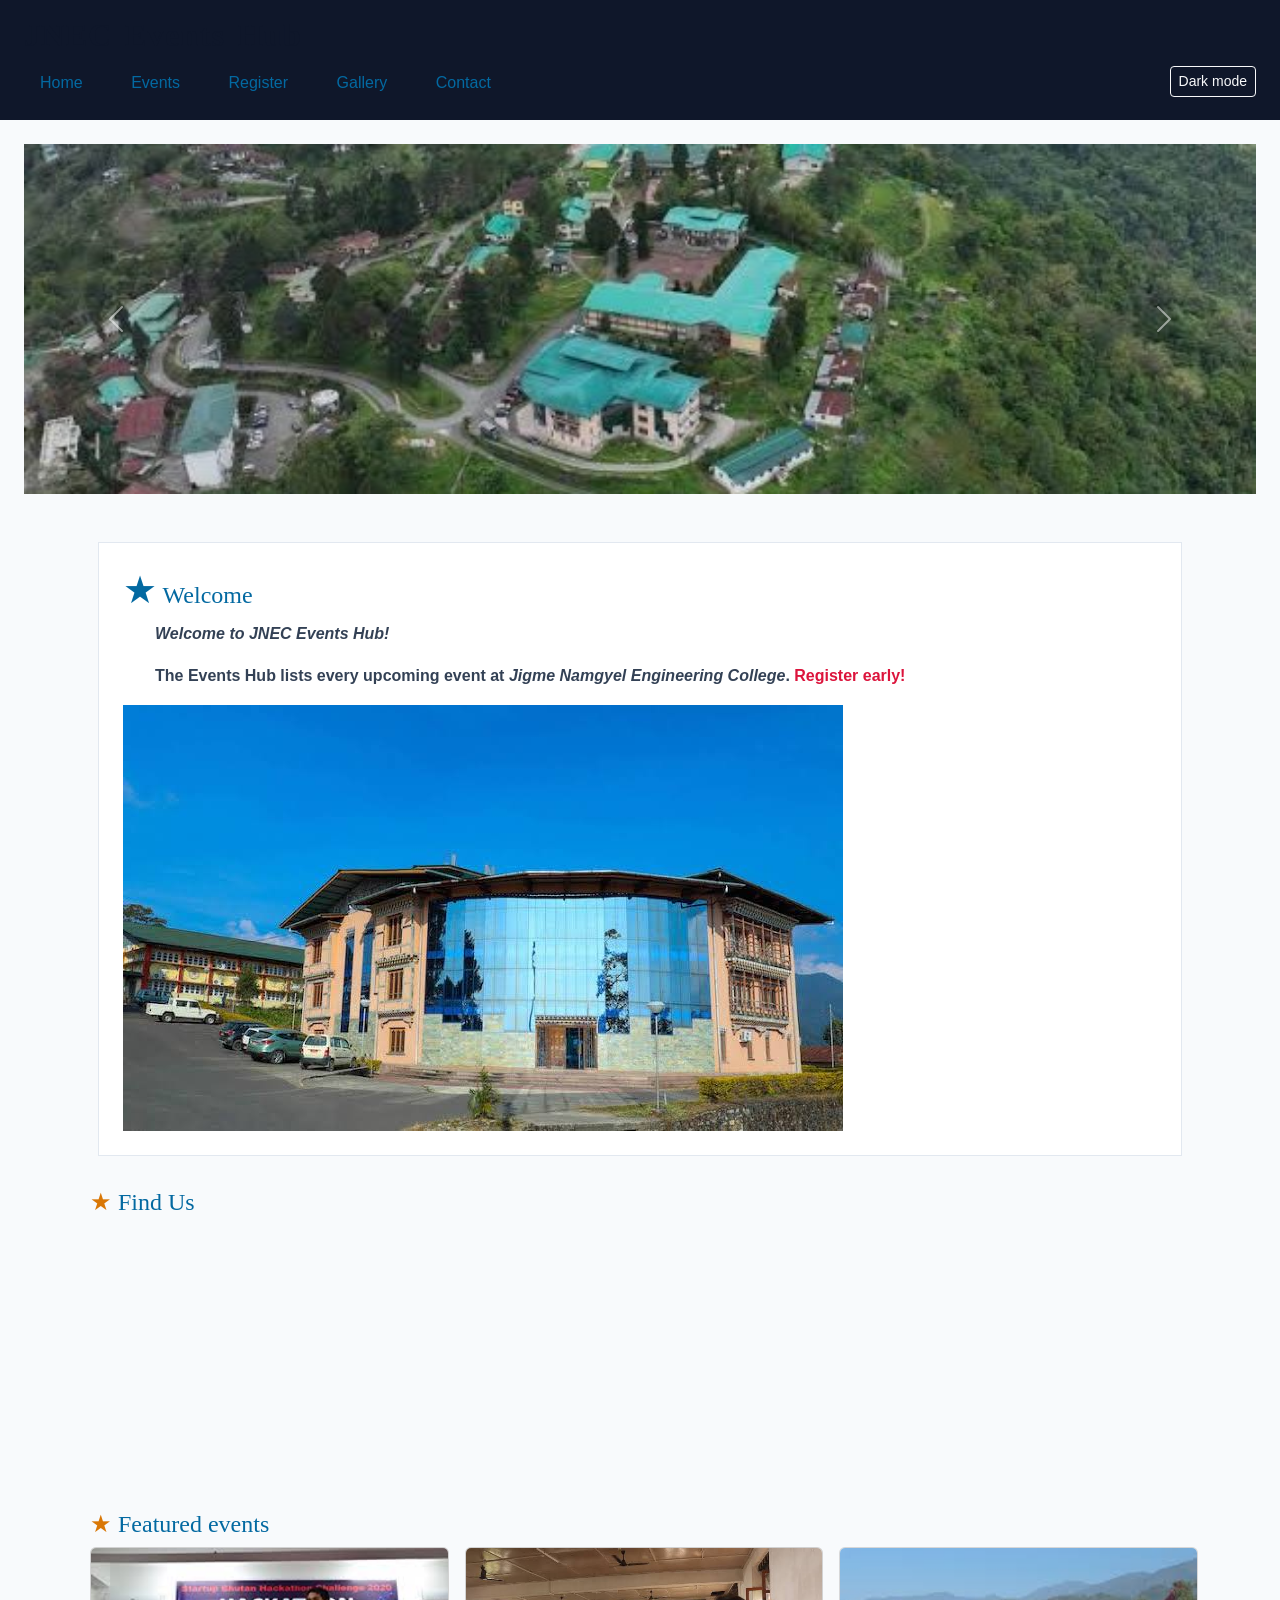
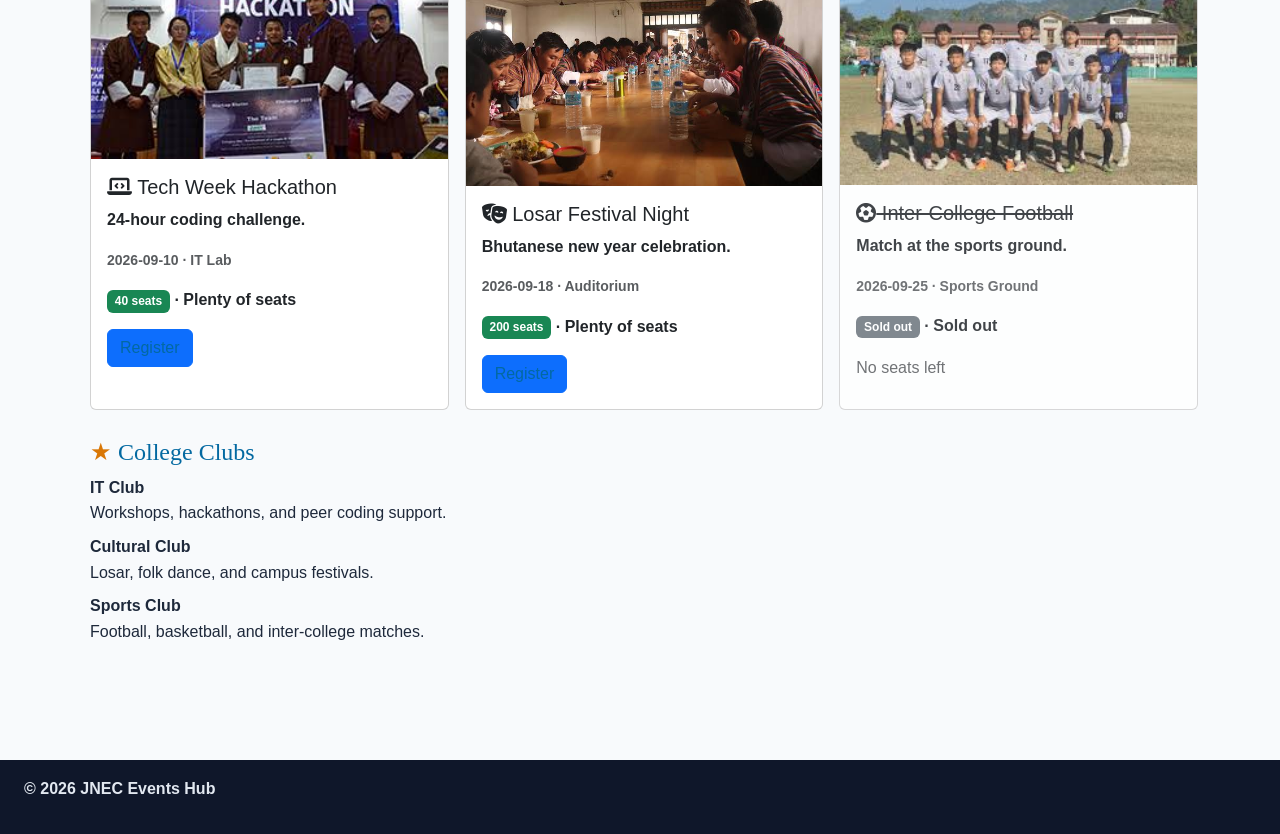
<file: index.html>
<!DOCTYPE html> 
 <html lang="en"> 
 <head> 
   <meta charset="UTF-8"> 
   <meta name="viewport" content="width=device-width, initial-scale=1.0"> 
   <title>JNEC Events Hub — Home</title> 
   <link 
href="https://cdn.jsdelivr.net/npm/bootstrap@5.3.3/dist/css/bootstrap.min.css" 
rel="stylesheet"> 
   <link rel="stylesheet" 
href="https://cdnjs.cloudflare.com/ajax/libs/font-awesome/6.5.2/css/all.min.css"> 
   <link rel="stylesheet" href="css/styles.css"> 
 </head> 
 <body> 
   <header id="top"> 
  <h1 class="hero-title">JNEC Events Hub</h1> 
  <button type="button" id="darkToggle" class="btn btn-sm btn-outline-light">Dark 
mode</button> 
  <nav> 
    <a href="index.html" title="Go to home page">Home</a> 
    <a href="events.html">Events</a> 
    <a href="register.html">Register</a> 
    <a href="gallery.html">Gallery</a> 
    <a href="contact.html">Contact</a> 
  </nav> 
   </header> 
 
   <main> 
  <div id="eventCarousel" class="carousel slide" data-bs-ride="carousel"> 
    <div class="carousel-inner"> 
      <div class="carousel-item active"> 
        <img src="media/banner1.jpg" class="d-block w-100" alt="Campus event banner 
1"> 
      </div> 
      <div class="carousel-item"> 
        <img src="media/banner2.jpg" class="d-block w-100" alt="Campus event banner 
2"> 
      </div> 
    </div> 
    <button class="carousel-control-prev" type="button" 
               data-bs-target="#eventCarousel" data-bs-slide="prev"> 
      <span class="carousel-control-prev-icon" aria-hidden="true"></span> 
      <span class="visually-hidden">Previous</span> 
    </button> 
    <button class="carousel-control-next" type="button" 
               data-bs-target="#eventCarousel" data-bs-slide="next"> 
      <span class="carousel-control-next-icon" aria-hidden="true"></span> 
      <span class="visually-hidden">Next</span> 
    </button> 
  </div> 
 
  <div class="container py-4"> 
    <section id="welcome" class="intro"> 
      <h2>Welcome</h2> 
      <p id="welcomeMsg">Welcome.</p> 
      <p>The <strong>Events Hub</strong> lists every upcoming event at 
         <em>Jigme Namgyel Engineering College</em>. 
         <span class="highlight" title="Registrations close 3 days before each 
event">Register early!</span></p> 
      <img src="media/campus.jpg" alt="JNEC campus" class="img-fluid" title="Our 
campus in Dewathang"> 
    </section> 
 
    <section id="location"> 
      <h2>Find Us</h2> 
      <iframe 
src="https://www.openstreetmap.org/export/embed.html?bbox=91.44,26.85,91.48,26.88" 
              width="400" height="250" title="Campus map"></iframe> 
    </section> 
 
    <section id="featured"> 
      <h2>Featured events</h2> 
      <div class="row g-3" id="home-events"></div> 
    </section> 
 
    <section id="clubs"> 
      <h2>College Clubs</h2> 
      <dl> 
        <dt>IT Club</dt> 
        <dd>Workshops, hackathons, and peer coding support.</dd> 
        <dt>Cultural Club</dt> 
        <dd>Losar, folk dance, and campus festivals.</dd> 
        <dt>Sports Club</dt> 
        <dd>Football, basketball, and inter-college matches.</dd> 
      </dl> 
    </section> 
  </div> 
   </main> 
 
   <footer> 
  <p>&copy; <span id="year"></span> JNEC Events Hub</p> 
   </footer> 
   <script 
src="https://cdn.jsdelivr.net/npm/bootstrap@5.3.3/dist/js/bootstrap.bundle.min.js">
</script> 
   <script src="js/main.js"></script> 
 </body> 
 </html>
</file>
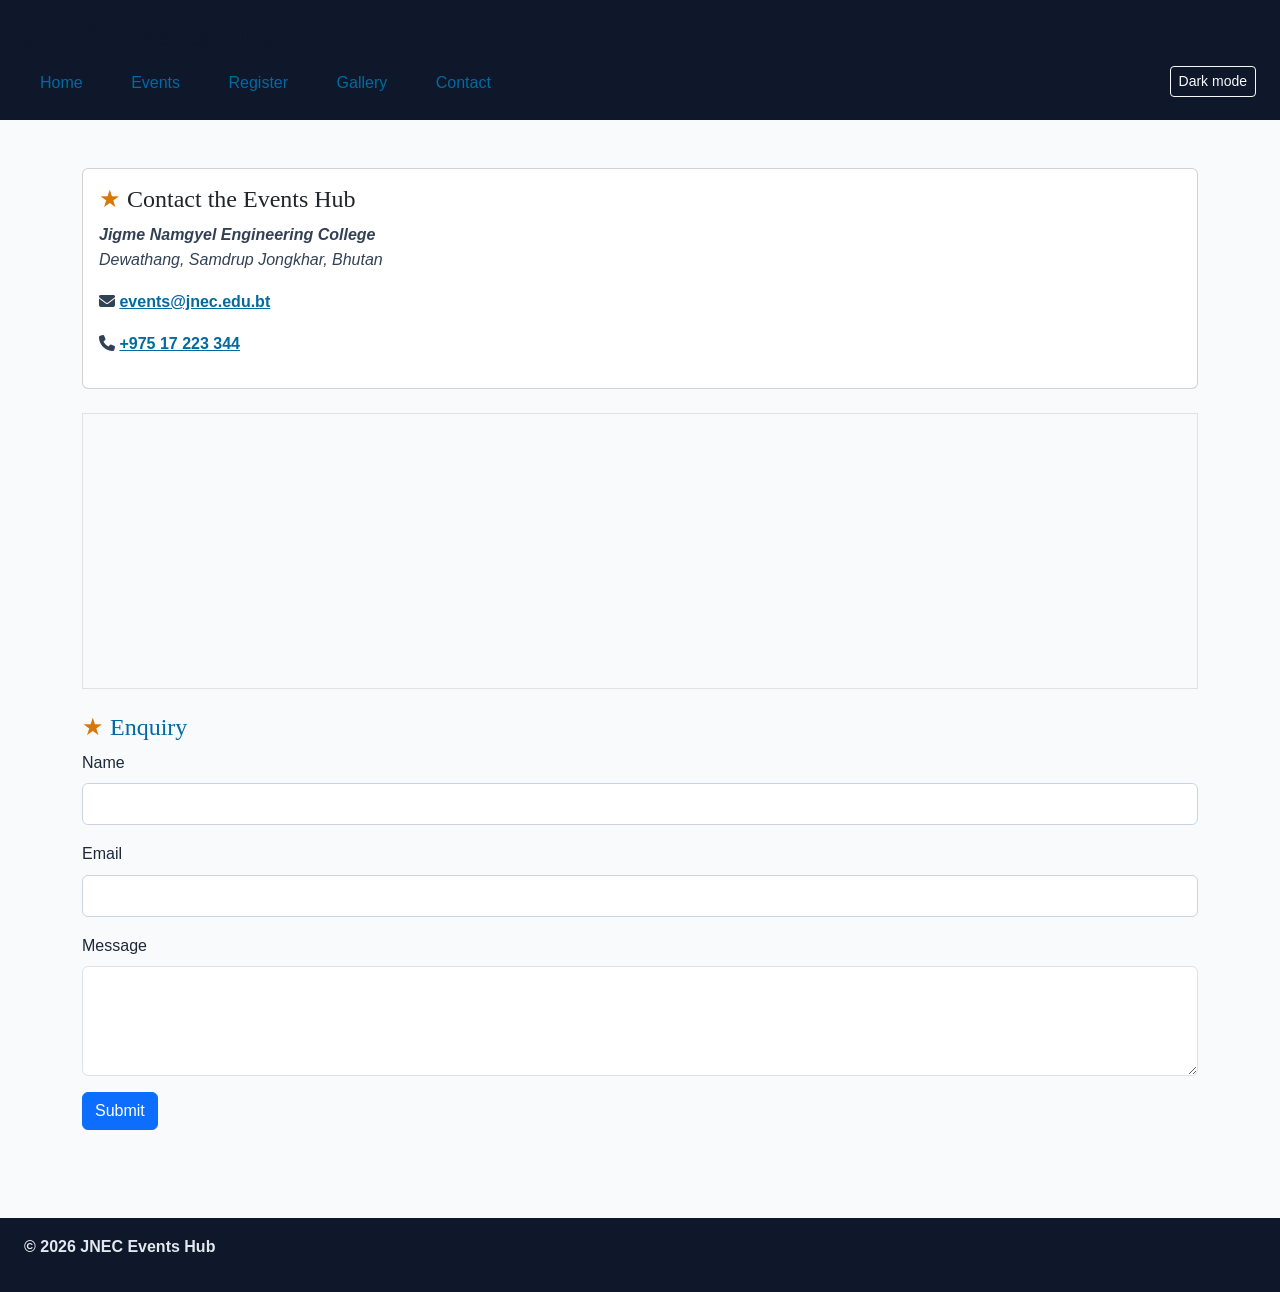
<file: contact.html>
<!DOCTYPE html> 
 <html lang="en"> 
 <head> 
   <meta charset="UTF-8"> 
   <meta name="viewport" content="width=device-width, initial-scale=1.0"> 
   <title>JNEC Events Hub — Contact</title> 
   <link 
href="https://cdn.jsdelivr.net/npm/bootstrap@5.3.3/dist/css/bootstrap.min.css" 
rel="stylesheet"> 
   <link rel="stylesheet" 
href="https://cdnjs.cloudflare.com/ajax/libs/font-awesome/6.5.2/css/all.min.css"> 
   <link rel="stylesheet" href="css/styles.css"> 
 </head> 
 <body> 
   <header id="top"> 
  <h1>JNEC Events Hub</h1> 
  <button type="button" id="darkToggle" class="btn btn-sm btn-outline-light">Dark 
mode</button> 
  <nav> 
    <a href="index.html">Home</a> 
    <a href="events.html">Events</a> 
    <a href="register.html">Register</a> 
    <a href="gallery.html">Gallery</a> 
    <a href="contact.html">Contact</a> 
  </nav> 
   </header> 
   <main> 
  <div class="container py-4"> 
    <div class="card mb-4"> 
      <div class="card-body"> 
        <h2 class="card-title">Contact the Events Hub</h2> 
        <p>Jigme Namgyel Engineering College<br> 
           Dewathang, Samdrup Jongkhar, Bhutan</p> 
        <p><i class="fa-solid fa-envelope"></i> 
           <a href="mailto:events@jnec.edu.bt">events@jnec.edu.bt</a></p> 
        <p><i class="fa-solid fa-phone"></i> 
           <a href="tel:+97517223344">+975 17 223 344</a></p> 
      </div> 
    </div> 
    <div class="border p-2 mb-4"> 
      <iframe 
src="https://www.openstreetmap.org/export/embed.html?bbox=91.44,26.85,91.48,26.88" 
              width="100%" height="250" title="Campus map"></iframe> 
    </div> 
 
    <h2>Enquiry</h2> 
    <form action="#" method="post" id="enquiryForm"> 
      <div class="mb-3"> 
        <label for="enq-name" class="form-label">Name</label> 
        <input type="text" class="form-control" id="enq-name" name="name"> 
      </div> 
      <div class="mb-3"> 
        <label for="enq-email" class="form-label">Email</label> 
        <input type="text" class="form-control" id="enq-email" name="email"> 
      </div> 
      <div class="mb-3"> 
        <label for="enq-message" class="form-label">Message</label> 
        <textarea class="form-control" id="enq-message" name="message" 
rows="4"></textarea> 
      </div> 
      <button type="submit" class="btn btn-primary">Submit</button> 
    </form> 
  </div> 
   </main> 
   <footer> 
  <p>&copy; <span id="year"></span> JNEC Events Hub</p> 
   </footer> 
   <script 
src="https://cdn.jsdelivr.net/npm/bootstrap@5.3.3/dist/js/bootstrap.bundle.min.js">
</script> 
   <script src="js/main.js"></script> 
 </body> 
 </html>
</file>
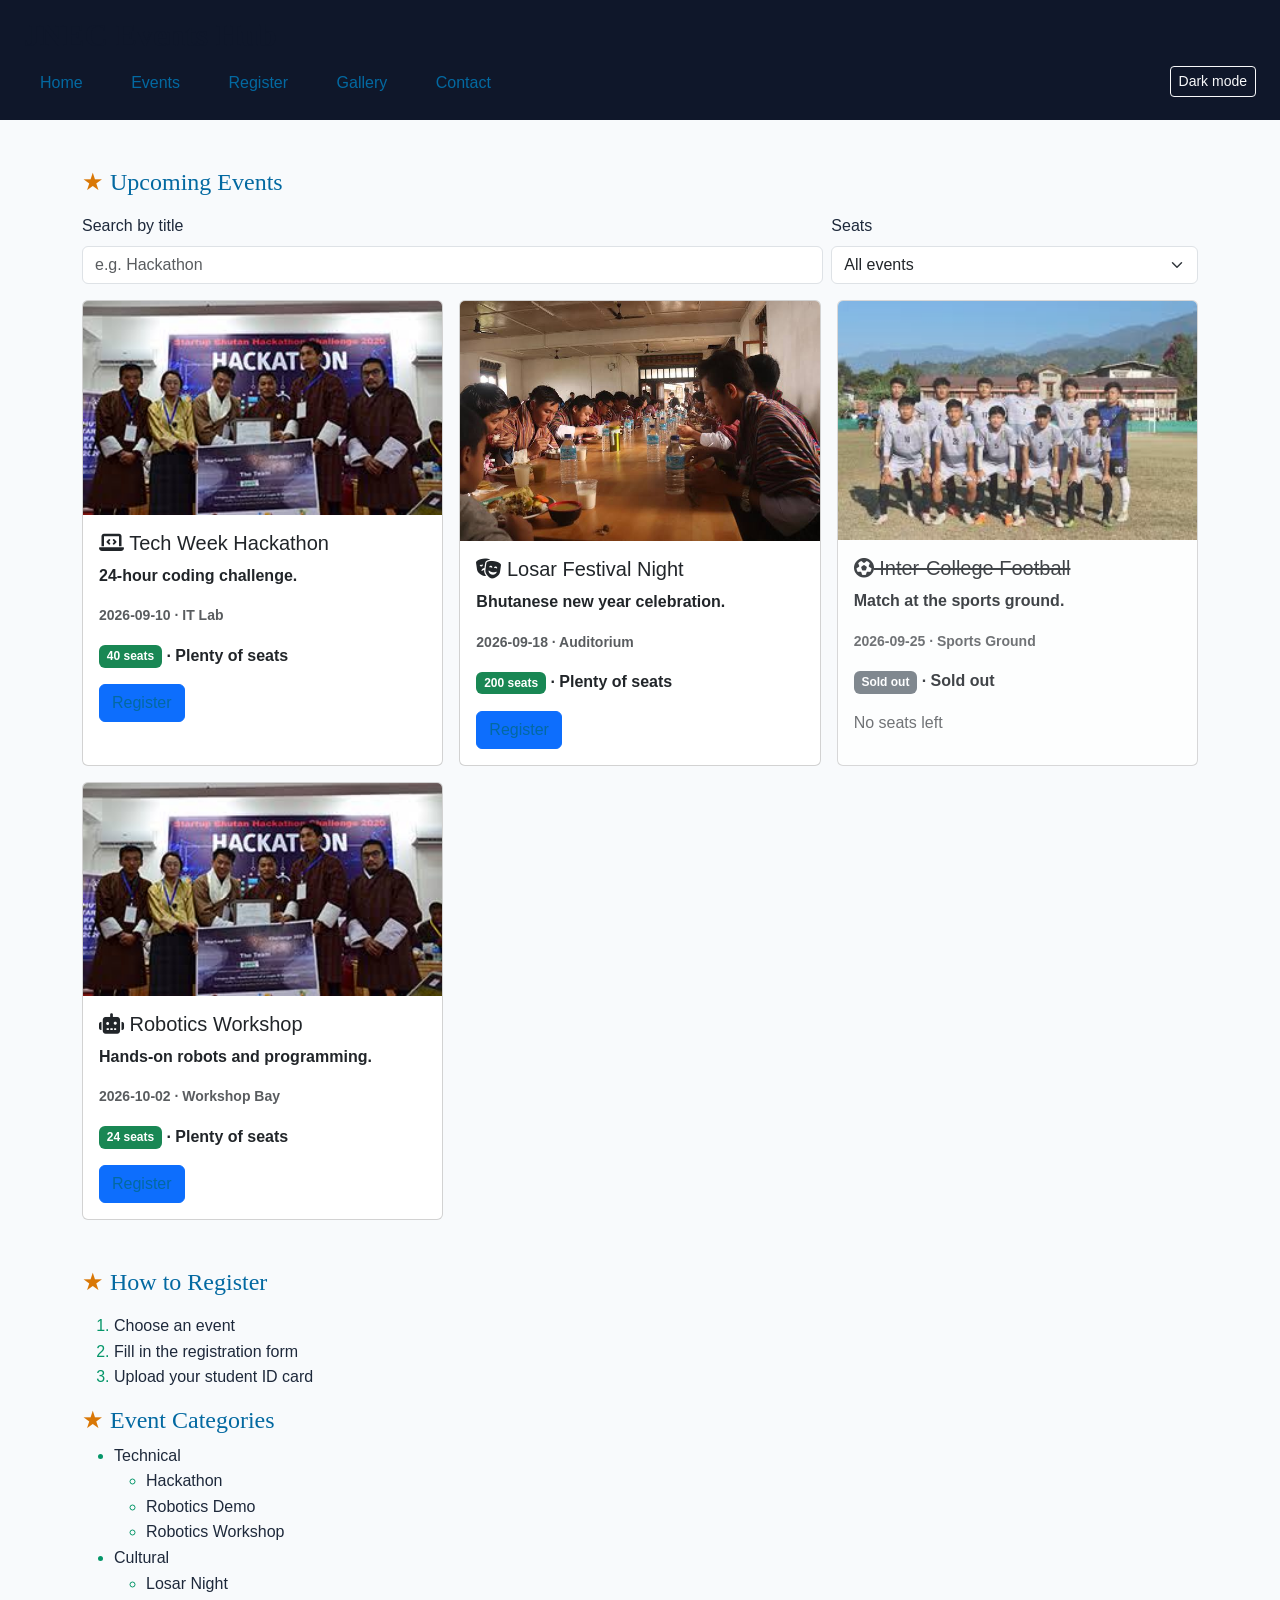
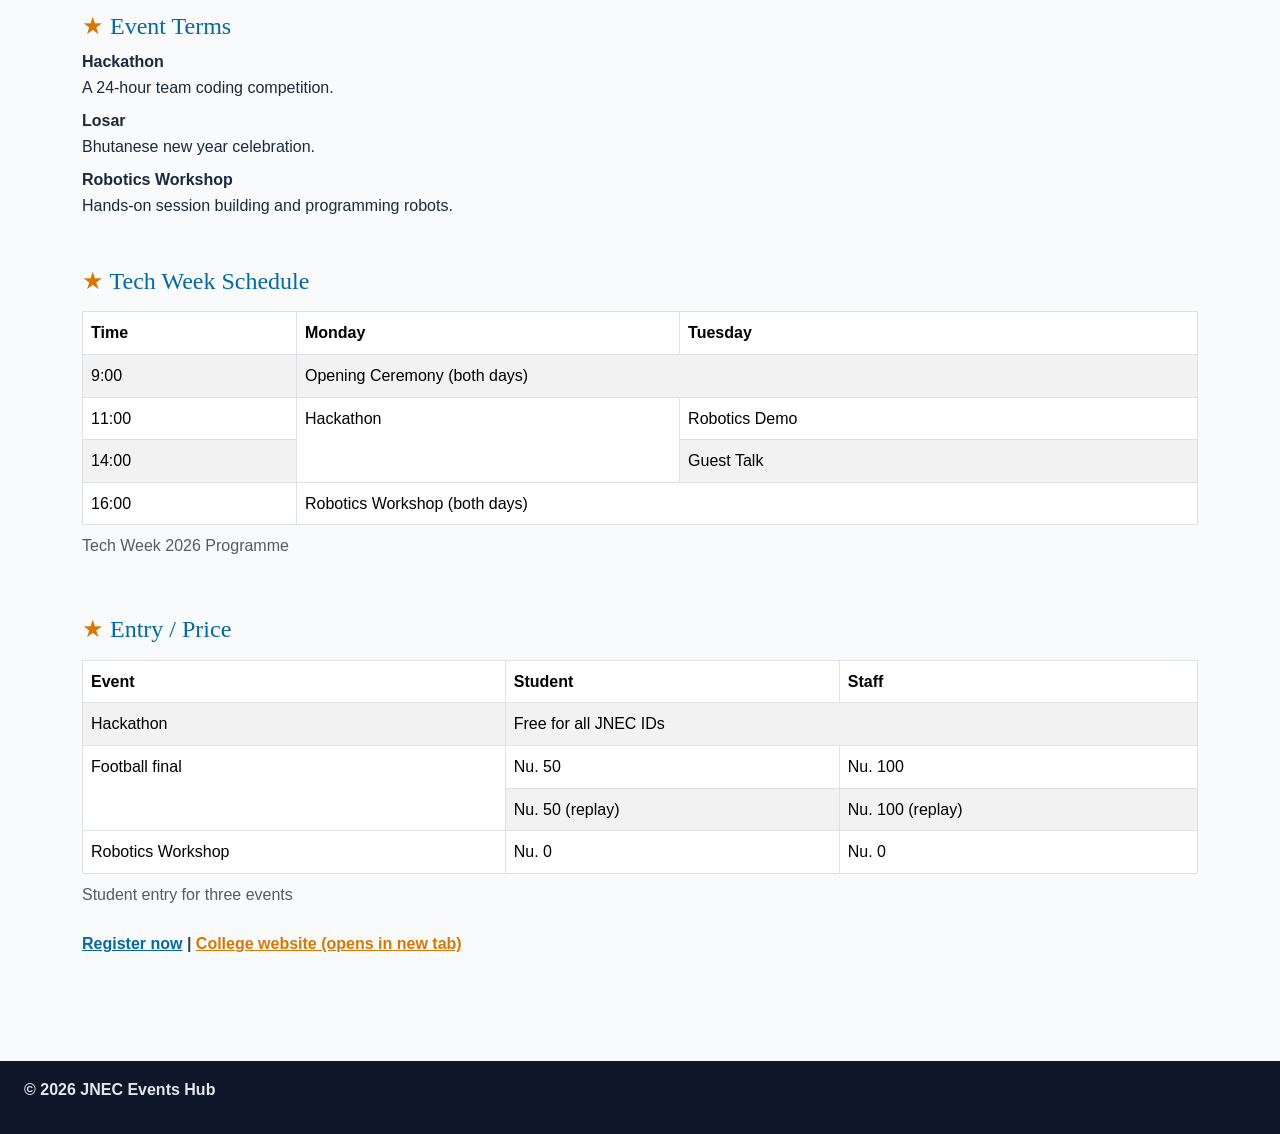
<file: events.html>
<!DOCTYPE html> 
 <html lang="en"> 
 <head> 
   <meta charset="UTF-8"> 
   <meta name="viewport" content="width=device-width, initial-scale=1.0"> 
   <title>JNEC Events Hub — Events</title> 
   <link 
href="https://cdn.jsdelivr.net/npm/bootstrap@5.3.3/dist/css/bootstrap.min.css" 
rel="stylesheet"> 
   <link rel="stylesheet" 
href="https://cdnjs.cloudflare.com/ajax/libs/font-awesome/6.5.2/css/all.min.css"> 
   <link rel="stylesheet" href="css/styles.css"> 
 </head> 
 <body> 
   <header id="top"> 
  <h1>JNEC Events Hub</h1> 
  <button type="button" id="darkToggle" class="btn btn-sm btn-outline-light">Dark 
mode</button> 
  <nav> 
    <a href="index.html">Home</a> 
    <a href="events.html">Events</a> 
    <a href="register.html">Register</a> 
    <a href="gallery.html">Gallery</a> 
    <a href="contact.html">Contact</a> 
  </nav> 
   </header> 
 
   <main> 
  <div class="container py-4"> 
    <h2 class="mb-3">Upcoming Events</h2> 
    <div class="row g-2 mb-3"> 
      <div class="col-md-8"> 
        <label for="search" class="form-label">Search by title</label> 
        <input type="search" id="search" class="form-control" placeholder="e.g. 
Hackathon"> 
      </div> 
      <div class="col-md-4"> 
        <label for="seat-filter" class="form-label">Seats</label> 
        <select id="seat-filter" class="form-select"> 
          <option value="all">All events</option> 
          <option value="open">Open seats</option> 
          <option value="full">Sold out</option> 
        </select> 
      </div> 
    </div> 
    <div class="row g-3" id="eventList"></div> 
 
    <h2 class="mt-5 mb-3">How to Register</h2> 
    <ol type="1"> 
      <li>Choose an event</li> 
      <li>Fill in the registration form</li> 
      <li>Upload your student ID card</li> 
    </ol> 
 
    <h2>Event Categories</h2> 
    <ul> 
      <li>Technical 
        <ul> 
             <li>Hackathon</li> 
          <li>Robotics Demo</li> 
          <li>Robotics Workshop</li> 
        </ul> 
      </li> 
      <li>Cultural 
        <ul><li>Losar Night</li></ul> 
      </li> 
    </ul> 
 
    <h2>Event Terms</h2> 
    <dl> 
      <dt>Hackathon</dt> 
      <dd>A 24-hour team coding competition.</dd> 
      <dt>Losar</dt> 
      <dd>Bhutanese new year celebration.</dd> 
      <dt>Robotics Workshop</dt> 
      <dd>Hands-on session building and programming robots.</dd> 
    </dl> 
 
    <h2 class="mt-5 mb-3">Tech Week Schedule</h2> 
    <table class="table table-striped table-bordered"> 
      <caption>Tech Week 2026 Programme</caption> 
      <thead> 
           <tr><th>Time</th><th>Monday</th><th>Tuesday</th></tr> 
      </thead> 
      <tbody> 
        <tr> 
          <td>9:00</td> 
          <td colspan="2">Opening Ceremony (both days)</td> 
        </tr> 
        <tr> 
          <td>11:00</td> 
          <td rowspan="2">Hackathon</td> 
          <td>Robotics Demo</td> 
        </tr> 
        <tr> 
          <td>14:00</td> 
          <td>Guest Talk</td> 
        </tr> 
        <tr> 
          <td>16:00</td> 
          <td colspan="2">Robotics Workshop (both days)</td> 
        </tr> 
      </tbody> 
    </table> 
 
    <h2 class="mt-5 mb-3">Entry / Price</h2> 
    <table class="table table-striped table-bordered"> 
      <caption>Student entry for three events</caption> 
      <thead> 
           <tr><th>Event</th><th>Student</th><th>Staff</th></tr> 
      </thead> 
      <tbody> 
        <tr> 
             <td>Hackathon</td> 
          <td colspan="2">Free for all JNEC IDs</td> 
        </tr> 
        <tr> 
          <td rowspan="2">Football final</td> 
          <td>Nu. 50</td> 
          <td>Nu. 100</td> 
        </tr> 
        <tr> 
          <td>Nu. 50 (replay)</td> 
          <td>Nu. 100 (replay)</td> 
        </tr> 
        <tr> 
          <td>Robotics Workshop</td> 
          <td>Nu. 0</td> 
          <td>Nu. 0</td> 
        </tr> 
      </tbody> 
    </table> 
 
    <p><a href="register.html">Register now</a> | 
       <a href="https://www.jnec.edu.bt" target="_blank" rel="noopener"> 
       College website (opens in new tab)</a></p> 
  </div> 
   </main> 
 
   <footer> 
  <p>&copy; <span id="year"></span> JNEC Events Hub</p> 
   </footer> 
   <script 
src="https://cdn.jsdelivr.net/npm/bootstrap@5.3.3/dist/js/bootstrap.bundle.min.js">
</script> 
   <script src="js/main.js"></script> 
 </body> 
 </html>
</file>
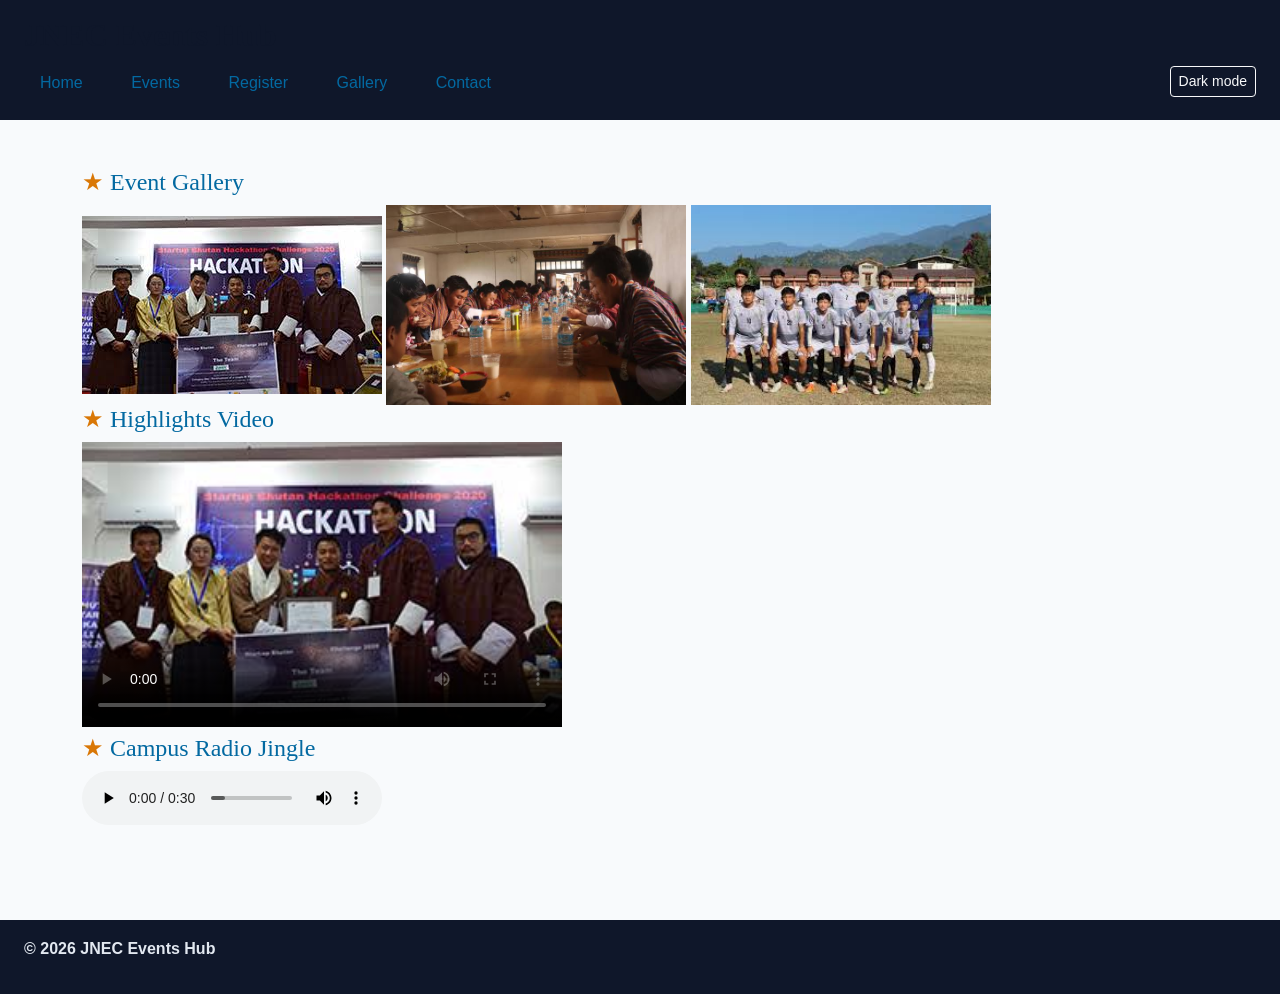
<file: gallery.html>
<!DOCTYPE html> 
 <html lang="en"> 
 <head> 
   <meta charset="UTF-8"> 
   <meta name="viewport" content="width=device-width, initial-scale=1.0"> 
   <title>JNEC Events Hub — Gallery</title> 
   <link 
href="https://cdn.jsdelivr.net/npm/bootstrap@5.3.3/dist/css/bootstrap.min.css" 
rel="stylesheet"> 
   <link rel="stylesheet" 
href="https://cdnjs.cloudflare.com/ajax/libs/font-awesome/6.5.2/css/all.min.css"> 
   <link rel="stylesheet" href="css/styles.css"> 
 </head> 
 <body> 
   <header id="top"> 
  <h1>JNEC Events Hub</h1> 
  <button type="button" id="darkToggle" class="btn btn-sm btn-outline-light">Dark 
mode</button> 
  <nav> 
    <a href="index.html">Home</a> 
    <a href="events.html">Events</a> 
    <a href="register.html">Register</a> 
    <a href="gallery.html">Gallery</a> 
    <a href="contact.html">Contact</a> 
  </nav> 
   </header> 
   <main> 
  <div class="container py-4"> 
    <h2>Event Gallery</h2> 
    <img src="media/hackathon.jpg" alt="Students at last year's hackathon" 
width="300"> 
    <img src="media/losar.jpg" alt="Losar celebration" width="300"> 
    <img src="media/football.jpg" alt="Inter-college football final" width="300"> 
 
    <h2>Highlights Video</h2> 
    <video controls width="480" poster="media/hackathon.jpg"> 
      <source src="media/highlights.mp4" type="video/mp4"> 
      Sorry, your browser does not support the video element. 
    </video> 
 
    <h2>Campus Radio Jingle</h2> 
    <audio controls> 
      <source src="media/jingle.mp3" type="audio/mpeg"> 
      Sorry, your browser does not support the audio element. 
    </audio> 
  </div> 
   </main> 
   <footer> 
  <p>&copy; <span id="year"></span> JNEC Events Hub</p> 
   </footer> 
   <script 
src="https://cdn.jsdelivr.net/npm/bootstrap@5.3.3/dist/js/bootstrap.bundle.min.js">
</script> 
   <script src="js/main.js"></script> 
 </body> 
 </html>
</file>
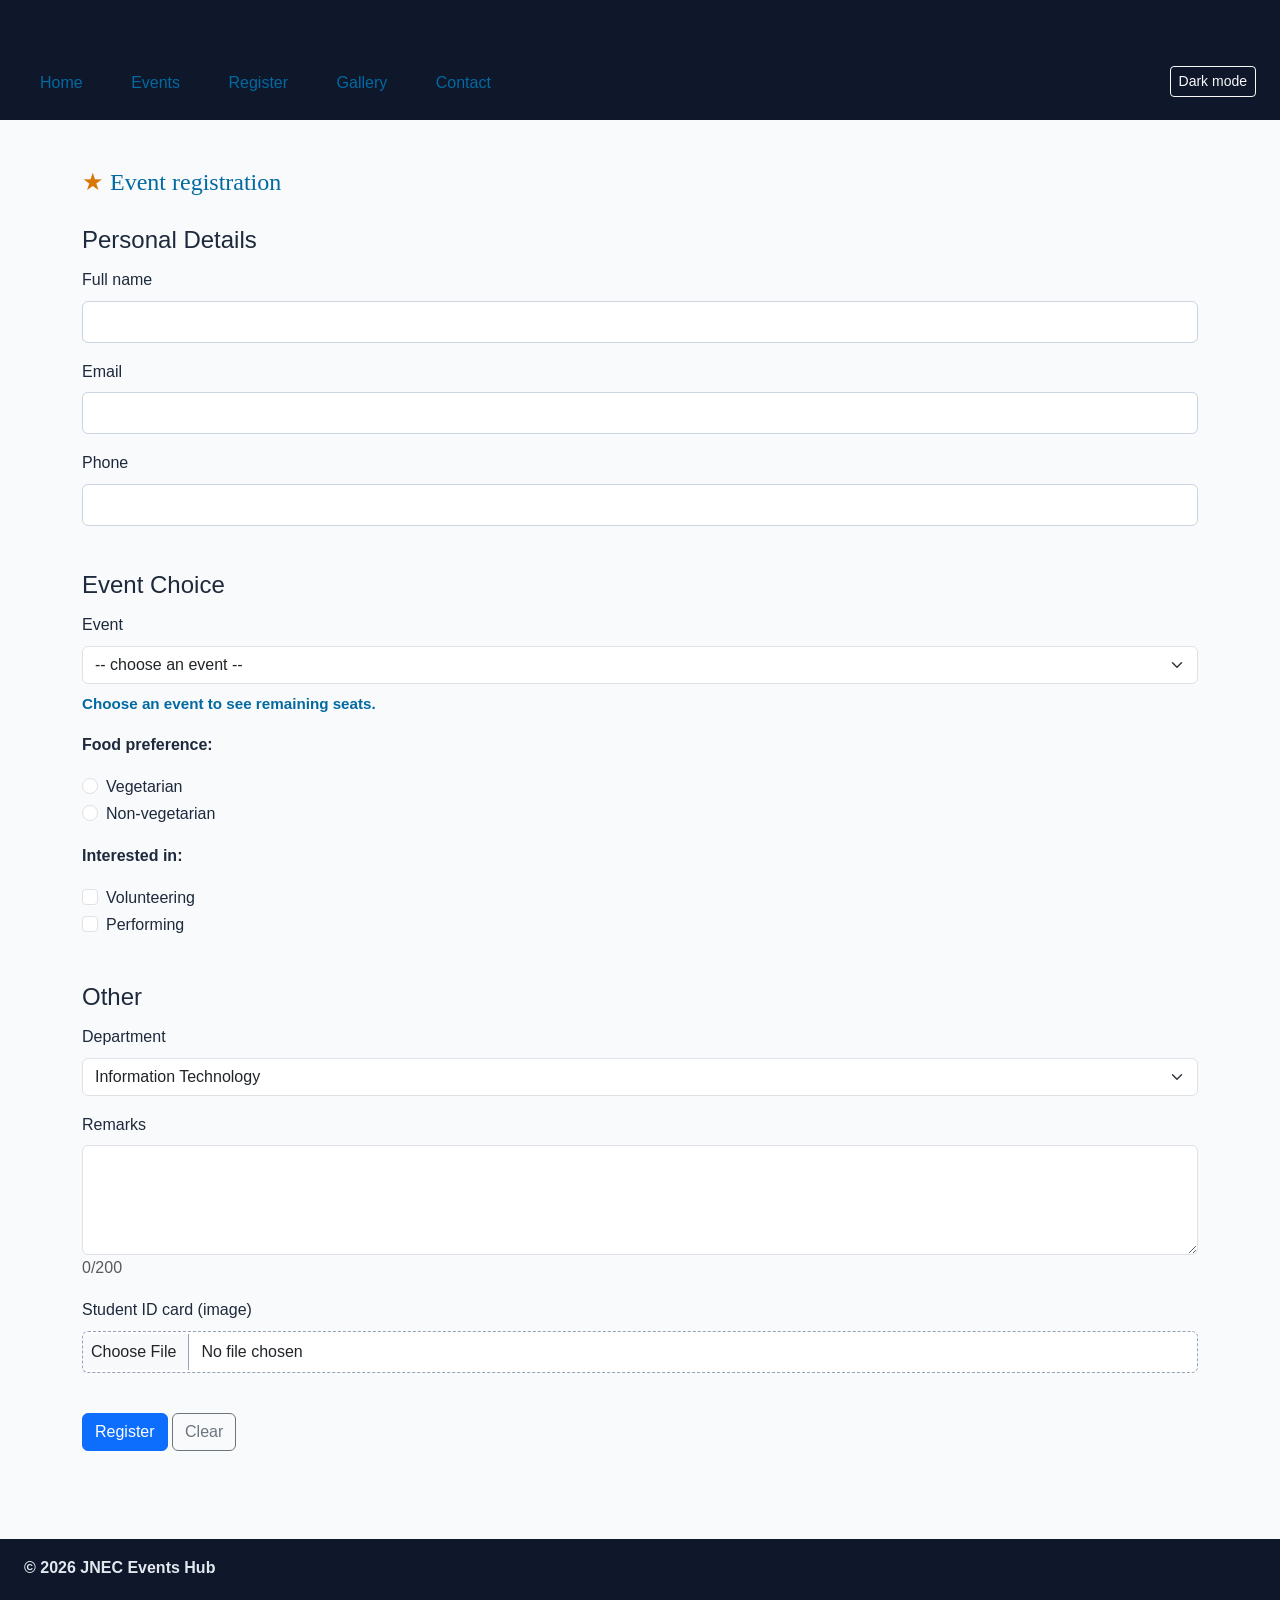
<file: register.html>
<!DOCTYPE html> 
 <html lang="en"> 
 <head> 
   <meta charset="UTF-8"> 
   <meta name="viewport" content="width=device-width, initial-scale=1.0"> 
   <title>JNEC Events Hub — Register</title> 
   <link 
href="https://cdn.jsdelivr.net/npm/bootstrap@5.3.3/dist/css/bootstrap.min.css" 
rel="stylesheet"> 
   <link rel="stylesheet" 
href="https://cdnjs.cloudflare.com/ajax/libs/font-awesome/6.5.2/css/all.min.css"> 
   <link rel="stylesheet" href="css/styles.css"> 
 </head> 
 <body> 
   <header id="top"> 
  <h1>JNEC Events Hub</h1> 
  <button type="button" id="darkToggle" class="btn btn-sm btn-outline-light">Dark 
mode</button> 
  <nav> 
    <a href="index.html">Home</a> 
    <a href="events.html">Events</a> 
    <a href="register.html">Register</a> 
    <a href="gallery.html">Gallery</a> 
    <a href="contact.html">Contact</a> 
  </nav> 
   </header> 
 
   <main> 
  <div class="container py-4"> 
    <h2 class="mb-4">Event registration</h2> 
    <form action="#" method="post" enctype="multipart/form-data" id="regForm"> 
      <fieldset class="mb-4"> 
        <legend>Personal Details</legend> 
        <div class="mb-3"> 
          <label for="fullname" class="form-label">Full name</label> 
          <input type="text" class="form-control" id="fullname" name="fullname"> 
          <span id="err-fullname" class="error"></span> 
        </div> 
        <div class="mb-3"> 
          <label for="email" class="form-label">Email</label> 
          <input type="text" class="form-control" id="email" name="email"> 
          <span id="err-email" class="error"></span> 
        </div> 
        <div class="mb-3"> 
          <label for="phone" class="form-label">Phone</label> 
          <input type="text" class="form-control" id="phone" name="phone"> 
          <span id="err-phone" class="error"></span> 
        </div> 
      </fieldset> 
 
      <fieldset class="mb-4"> 
        <legend>Event Choice</legend> 
        <div class="mb-3"> 
          <label for="event_id" class="form-label">Event</label> 
          <select class="form-select" id="event_id" name="event_id"> 
            <option value="">-- choose an event --</option> 
            <option value="1">Tech Week Hackathon</option> 
            <option value="2">Losar Festival Night</option> 
            <option value="3">Inter-College Football</option> 
            <option value="4">Robotics Workshop</option> 
          </select> 
          <span id="err-event_id" class="error"></span> 
          <p id="seatsHint" class="seats-hint mt-2">Choose an event to see remaining 
seats.</p> 
        </div> 
        <p>Food preference:</p> 
        <div class="form-check"> 
          <input class="form-check-input" type="radio" id="veg" name="food" 
value="veg"> 
          <label class="form-check-label" for="veg">Vegetarian</label> 
        </div> 
        <div class="form-check mb-3"> 
          <input class="form-check-input" type="radio" id="nonveg" name="food" 
value="nonveg"> 
          <label class="form-check-label" for="nonveg">Non-vegetarian</label> 
        </div> 
        <span id="err-food" class="error"></span> 
        <p>Interested in:</p> 
        <div class="form-check"> 
          <input class="form-check-input" type="checkbox" id="volunteer" 
name="interests" value="volunteer"> 
          <label class="form-check-label" for="volunteer">Volunteering</label> 
        </div> 
        <div class="form-check mb-3"> 
          <input class="form-check-input" type="checkbox" id="perform" 
name="interests" value="perform"> 
          <label class="form-check-label" for="perform">Performing</label> 
        </div> 
        <span id="err-interests" class="error"></span> 
      </fieldset> 
 
      <fieldset class="mb-4"> 
           <legend>Other</legend> 
        <div class="mb-3"> 
          <label for="department" class="form-label">Department</label> 
          <select class="form-select" id="department" name="department"> 
            <option value="it">Information Technology</option> 
            <option value="civil">Civil</option> 
            <option value="electrical">Electrical</option> 
          </select> 
        </div> 
        <div class="mb-3"> 
          <label for="remarks" class="form-label">Remarks</label> 
          <textarea class="form-control" id="remarks" name="remarks" rows="4" 
maxlength="200"></textarea> 
          <span id="charCount" class="text-muted">0/200</span> 
        </div> 
        <div class="mb-3"> 
          <label for="id_card" class="form-label">Student ID card (image)</label> 
          <input class="form-control" type="file" id="id_card" name="id_card"> 
        </div> 
      </fieldset> 
 
      <button type="submit" class="btn btn-primary">Register</button> 
      <button type="reset" class="btn btn-outline-secondary">Clear</button> 
    </form> 
  </div> 
   </main> 
 
   <footer> 
  <p>&copy; <span id="year"></span> JNEC Events Hub</p> 
   </footer> 
   <script 
src="https://cdn.jsdelivr.net/npm/bootstrap@5.3.3/dist/js/bootstrap.bundle.min.js">
</script> 
   <script src="js/main.js"></script> 
   <script src="js/validate.js"></script> 
 </body> 
 </html>
</file>
<file: css/styles.css>
/* FILE: css/styles.css — Practical III (CSS & Bootstrap) */ 
 
 body { 
   font-family: "Segoe UI", Arial, sans-serif; 
   margin: 0; 
   color: rgb(30, 41, 59); 
   background: #f8fafc; 
   font-size: 16px; 
   line-height: 1.6; 
 } 
 
 header { 
   background: #0f172a; 
   color: white; 
   padding: 16px 24px; 
 } 
 
 nav a { 
   color: #7dd3fc; 
   margin-right: 12px; 
   text-decoration: none; 
   display: inline-block; 
   padding: 8px 16px; 
 } 
 
 footer { 
   background: #0f172a; 
   color: #e2e8f0; 
   padding: 16px 24px; 
   margin-top: 40px; 
 } 
 
 main { 
   padding: 24px; 
 } 
 
 /* simple selectors */ 
 h1 { color: #0f172a; font-weight: 700; font-size: 2rem; } 
 h2 { color: #0369a1; font-size: 1.5rem; text-align: left; } 
 .intro { background: #f8fafc; } 
 #welcome { padding: 24px; } 
 p.intro { font-size: 1.05rem; } 
 h1, h2, h3 { font-family: Georgia, serif; } 
 
 /* combinators */ 
 nav a { text-decoration: none; } 
 main > section { margin-bottom: 24px; } 
 h2 + p { font-style: italic; } 
 h2 ~ p { color: #334155; } 
 
 /* pseudo-classes */ 
 nav a:hover { color: #38bdf8; } 
 input:focus { outline: 2px solid #0369a1; } 
 input:checked + label { font-weight: 700; } 
 tr:nth-child(even) { background: #f1f5f9; } 
 
 a:link { color: #0369a1; } 
 a:visited { color: #7c3aed; } 
 a:hover { color: #0ea5e9; } 
 a:active { color: #b91c1c; } 
 
 /* original pseudo-class (Activity 5) */ 
 button:hover { 
   opacity: 0.9; 
 } 
 
 /* pseudo-elements */ 
 p::first-line { font-weight: bold; } 
 .intro::first-letter { 
   font-size: 1.6em; 
   color: #0369a1; 
 } 
 h2::before { content: "★ "; color: #d97706; } 
 li::marker { color: #059669; } 
 ::selection { color: #7f1d1d; background: #fde68a; } 
 
 /* attribute selectors */ 
 a[target="_blank"] { color: #d97706; } 
 input[type="file"] { border: 1px dashed #94a3b8; padding: 8px; } 
 input[type="text"] { border: 1px solid #cbd5e1; padding: 8px; } 
 
 /* original attribute selector (Activity 5) */ 
 input[type="checkbox"] { 
   accent-color: #0369a1; 
 } 
 
 .highlight { color: crimson; } 
 .intro p { 
   text-indent: 2em; 
   text-align: justify; 
 } 
 .sold-out { 
   text-decoration: line-through; 
   text-decoration-color: #ef4444; 
   text-decoration-style: solid; 
 } 
 .hero-title { 
   letter-spacing: 0.04em; 
   word-spacing: 0.1em; 
 } 
 em { font-style: italic; } 
 header { background-color: #0f172a; } 
 
 .intro { 
   margin: 24px 16px 32px 16px; 
   padding: 20px; 
   border: 1px solid #e2e8f0; 
   background: white; 
 } 
 section { 
   margin-bottom: 28px; 
   padding-left: 8px; 
 } 
 
 .admin-only { display: none; } 
 .badge { display: inline; } 
 .event-card { display: block; } 
 
 .error { color: #b91c1c; font-size: 0.9rem; display: block; margin-top: 0.25rem; } 
 
 .sold-out-card { opacity: 0.85; } 
 .sold-out-card .card-title { text-decoration: line-through; } 
 
 #darkToggle { 
   float: right; 
   margin-top: 4px; 
 } 
 
 body.dark { 
   background: #0f172a; 
   color: #e2e8f0; 
 } 
 body.dark header, 
 body.dark footer { 
   background: #020617; 
 } 
 body.dark .card, 
 body.dark .intro { 
   background: #1e293b; 
   color: #e2e8f0; 
   border-color: #334155; 
 } 
 body.dark h1, 
 body.dark h2 { 
   color: #7dd3fc; 
 } 
 
 .seats-hint { 
   font-size: 0.95rem; 
   color: #0369a1; 
 } 
 
img { max-width: 100%; height: auto; } 
@media (max-width: 600px) { 
nav a { 
display: block; 
margin: 4px 0; 
} 
body { font-size: 15px; } 
}
</file>
